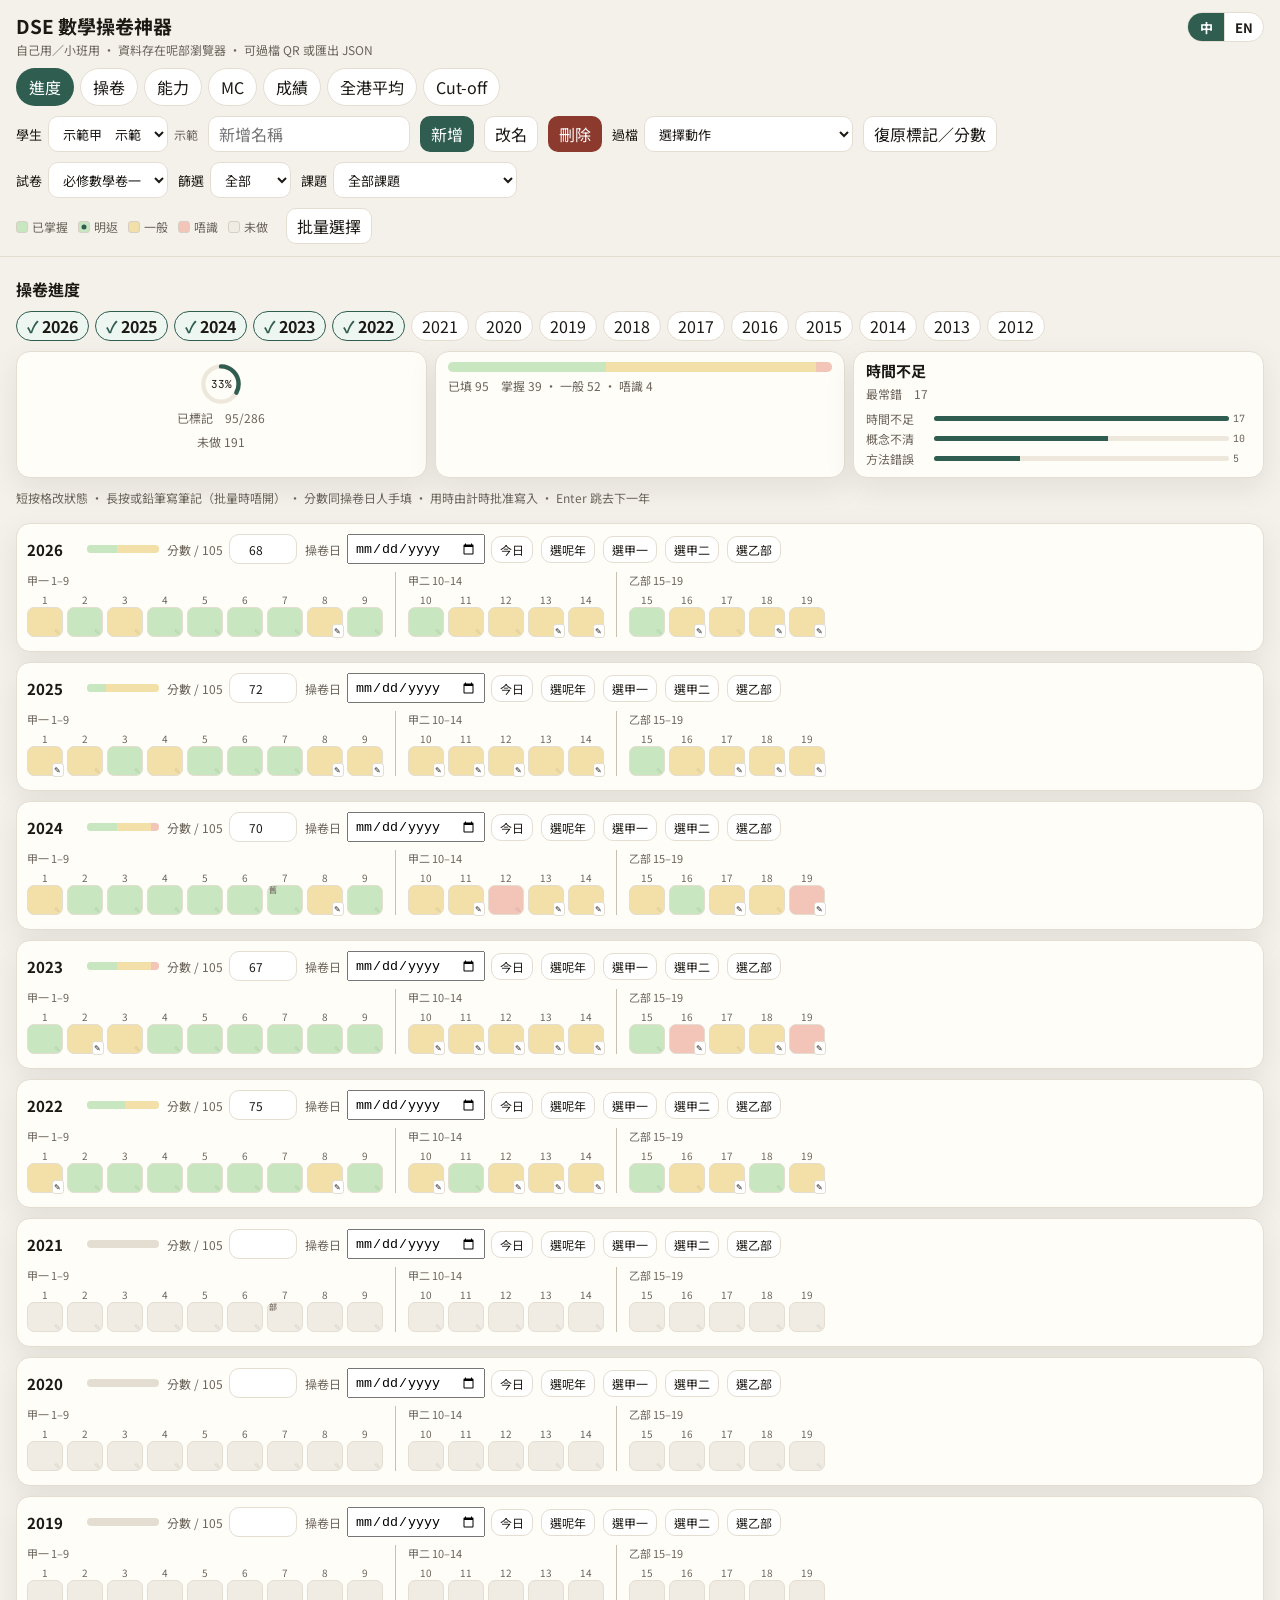
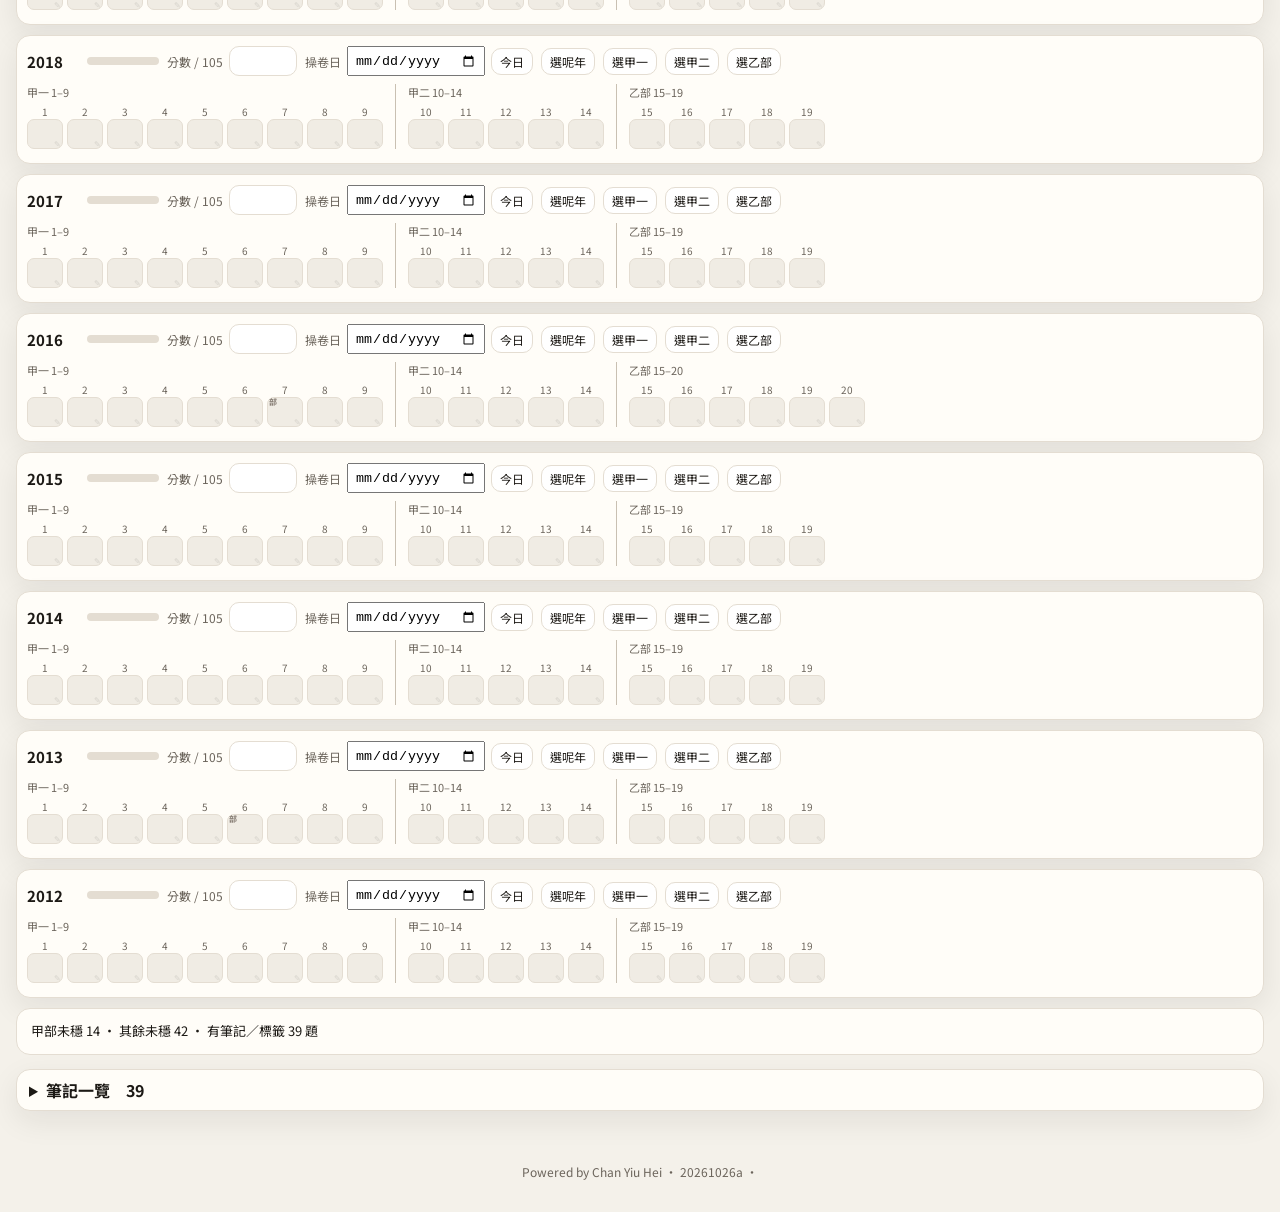
<file: index.html>
<!DOCTYPE html>
<html lang="zh-Hant">
<head>
  <meta charset="UTF-8" />
  <meta name="viewport" content="width=device-width, initial-scale=1, viewport-fit=cover" />
  <title>DSE 數學操卷神器</title>
  <link rel="preconnect" href="https://fonts.googleapis.com" />
  <link href="https://fonts.googleapis.com/css2?family=Noto+Sans+TC:wght@400;500;700&family=JetBrains+Mono:wght@500;700&display=swap" rel="stylesheet" />
  <link rel="stylesheet" href="./styles.css?v=20261004e" />
  <link rel="stylesheet" href="./patch.css?v=20261026a" />
</head>
<body>
  <header>
    <div class="wrap">
      <div class="title-row">
        <div>
          <h1>DSE 數學操卷神器</h1>
          <div class="sub">自己用／小班用 · 資料存在呢部瀏覽器 · 可過檔 QR 或匯出 JSON</div>
        </div>
        <div class="seg lang-seg" id="langSeg">
          <button type="button" data-lang="zh">中</button>
          <button type="button" data-lang="en">EN</button>
        </div>
      </div>
      <nav class="tabs" id="tabs">
        <button class="tab on" data-view="tracker">進度</button>
        <button class="tab" data-view="timer">操卷</button>
        <button class="tab" data-view="ability">能力</button>
        <button class="tab" data-view="mc">MC</button>
        <button class="tab" data-view="grades">成績</button>
        <button class="tab" data-view="items">全港平均</button>
        <button class="tab" data-view="cutoffs">Cut-off</button>
        <button class="tab" data-view="class" id="classTab" hidden>班況</button>
      </nav>
      <div class="toolbar" id="peopleBar">
        <label>學生 <select id="profile"></select> <span id="demoMark" class="sub" hidden>示範</span></label>
        <label id="profileClassWrap" hidden>班
          <select id="profileClass"></select>
        </label>
        <input id="newProfile" type="text" placeholder="新增名稱" />
        <button type="button" id="addProfile">新增</button>
        <button type="button" class="ghost" id="renameProfile">改名</button>
        <button type="button" class="danger" id="delProfile">刪除</button>
        <label>過檔
          <select id="xferMenu">
            <option value="">選擇動作</option>
            <option value="scan">掃入鏡頭</option>
            <option value="show">出示 QR Code</option>
            <option value="export">匯出 JSON（當前學生）</option>
            <option value="import">匯入 JSON 或 zip</option>
            <option value="export-all" class="admin-xfer" hidden>匯出全部學生（一個 JSON）</option>
            <option value="export-class" class="admin-xfer" hidden>匯出呢班（一個 JSON）</option>
            <option value="export-class-zip" class="admin-xfer" hidden>匯出呢班 zip（每人一檔）</option>
          </select>
        </label>
        <button type="button" class="ghost" id="undoBtn">復原標記／分數</button>
        <button type="button" class="ghost" id="classExit" hidden>退出</button>
        <span class="sub admin-xfer" id="adminXferHint" hidden>換機先匯出全部或呢班 JSON</span>
        <input id="importFile" type="file" accept=".json,application/json,text/json,.zip,application/zip" multiple hidden />
        <input id="xferImgFile" type="file" accept="image/*" hidden />
      </div>
      <div id="trackerTheme">
      <div class="toolbar" id="trackerBar">
        <label>試卷 <select id="paper"></select></label>
        <label>篩選
          <select id="cellFilter">
            <option value="all">全部</option>
            <option value="3">已掌握</option>
            <option value="ming">明返</option>
            <option value="2">一般</option>
            <option value="1">唔識</option>
            <option value="0">未做</option>
            <option value="note">有筆記</option>
          </select>
        </label>
        <label id="topicFilterLab" hidden>課題
          <select id="topicFilter"><option value="">全部課題</option></select>
        </label>
        <button type="button" class="ghost" id="clearFilters" hidden>顯示全部題</button>
        <button type="button" class="ghost" id="hitBtn" hidden>顯示命中率</button>
      </div>
      <div class="toolbar batch-apply" id="batchBar">
        <span class="legend-inline">
          <span><i class="dot" style="background:var(--mastered)"></i>已掌握</span>
          <span><i class="dot ming"></i>明返</span>
          <span><i class="dot" style="background:var(--ok)"></i>一般</span>
          <span><i class="dot" style="background:var(--weak)"></i>唔識</span>
          <span><i class="dot" style="background:var(--empty)"></i>未做</span>
        </span>
        <button type="button" class="ghost" id="batchBtn">批量選擇</button>
      </div>
      </div>
      <div class="toolbar" id="mcBar" hidden>
        <label>試卷
          <select id="mcSeries">
            <option value="dse">DSE 必修卷二</option>
            <option value="ce">CE Maths</option>
          </select>
        </label>
        <label id="mcModeLab">模式
          <select id="mcMode">
            <option value="year">本年試題</option>
            <option value="topic">按課題反查</option>
          </select>
        </label>
        <label id="mcYearLab">年份 <select id="mcYear"></select></label>
        <label id="mcQLab">題號 <select id="mcQ"><option value="all">全年</option></select></label>
        <label id="mcTopicLab">課題 <select id="mcTopic"></select></label>
        <label id="mcOrderLab" hidden>年份次序
          <select id="mcOrder">
            <option value="desc">近→遠</option>
            <option value="asc">遠→近</option>
          </select>
        </label>
        <button type="button" class="ghost" id="mcUnseenBtn" hidden>只睇未做</button>
        <button type="button" class="ghost" id="mcHideAnsBtn">隱藏答案</button>
        <button type="button" class="ghost" id="mcOldBtn">含舊課程　開</button>
        <button type="button" class="ghost" id="mcReset">重設</button>
        <span class="mc-now" id="mcNowTopic"></span>
      </div>
    </div>
  </header>
  <main class="wrap">
    <section class="view on" id="view-tracker">
      <h2 class="page-title">操卷進度</h2>
      <div class="year-jump" id="yearJump"></div>
      <div class="stats" id="stats"></div>
      <p class="hint">短按格改狀態 · 長按或鉛筆寫筆記（批量時唔開） · 分數同操卷日人手填 · 用時由計時批准寫入 · Enter 跳去下一年</p>
      <div id="grid"></div>
      <div class="summary" id="summary"></div>
      <details class="note-list" id="noteList" hidden>
        <summary>筆記一覽</summary>
        <div class="note-filters" id="noteFilters"></div>
        <div id="noteListBody"></div>
      </details>
    </section>
    <section class="view" id="view-ability">
      <h2 class="page-title">能力分析</h2>
      <p class="hint">實色＝你嘅標記平均；虛線＝全港參照。摘錄篩選唔改雷達。未做唔入摘錄。<br>撐摘錄列：卷一去進度（方格閃爌），卷二去 MC。明返預設關；撐課題條出未做建議（淺→深）。</p>
      <div class="toolbar" id="weakBar">
        <label>試卷
          <select id="weakPaper">
            <option value="p1">必修數學卷一</option>
            <option value="p2">必修數學卷二</option>
            <option value="m1" disabled>M1（未有課題分類）</option>
            <option value="m2">M2</option>
          </select>
        </label>
        <div class="seg metric" id="weakMetric">
          <button type="button" data-metric="score">分數</button>
          <button type="button" data-metric="know">掌握</button>
        </div>
        <button type="button" class="ghost" id="hkRefBtn">全港參照　開</button>
        <button type="button" class="ghost" id="sumBtn">強弱摘要</button>
        <button type="button" class="ghost" id="oldSyllBtn">含舊課程　關</button>
      </div>
      <div class="radar-wrap">
        <div id="radarBox" class="radar-box"></div>
        <details class="axis-legend" open>
          <summary>軸課題對照</summary>
          <div id="axisLegend"></div>
        </details>
      </div>
      <div id="tagFocus" hidden></div>
      <div class="toolbar excerpt-bar" id="weakExcerptBar">
        <h3 class="page-title excerpt-title">錯題摘錄</h3>
        <label>排列
          <select id="weakArrange">
            <option value="topic">按課題</option>
            <option value="year">按年份</option>
          </select>
        </label>
        <div class="chip-group" id="weakStatChips">
          <span class="chip-lab">狀態</span>
          <button type="button" class="chip s2 on" data-stat="2">一般</button>
          <button type="button" class="chip s1 on" data-stat="1">唔識</button>
          <button type="button" class="chip ming" id="mingChip">明返</button>
        </div>
        <div class="chip-group" id="weakChips">
          <span class="chip-lab">難度</span>
          <button type="button" class="chip hi on" data-band="hi">簡易</button>
          <button type="button" class="chip mid" data-band="mid">中等</button>
          <button type="button" class="chip lo" data-band="lo">困難</button>
        </div>
        <button type="button" class="ghost" id="copyHw">複製題目範圍</button>
        <button type="button" class="ghost" id="csvHw">下載 CSV</button>
      </div>
      <div id="weakBox" class="weak-box"></div>
    </section>
    <section class="view" id="view-mc">
      <h2 class="page-title">卷二 MC 查詢</h2>
      <p class="hint">命中率來自考評局公開考生表現數據。DSE 每題 1 個主課題。CE 1980–2011 只有答案同命中率。撐小卡開大卡可即時標記。課題反查按「年份次序」排。</p>
      <div id="mcResult"></div>
      <details class="freq-box" id="mcFreqBox" open>
        <summary>課題頻率（只列該部分曾出現過嘅課題；已隱藏舊課程）</summary>
        <div class="freq-tools"><button type="button" class="ghost" id="mcFreqBandBtn">命中率色階　關</button></div>
        <div id="mcFreq"></div>
      </details>
    </section>
    <section class="view" id="view-grades">
      <h2 class="page-title">個人數學成績</h2>
      <p class="hint">等級由過往考生表現資料估計，僅供操卷參考，並非官方評級。</p>
      <div class="chip-row" id="gradeKindChips">
        <button type="button" class="chip gk-core" data-gk="core">必修數學</button>
        <button type="button" class="chip gk-m1" data-gk="m1">M1</button>
        <button type="button" class="chip gk-m2" data-gk="m2">M2</button>
      </div>
      <div style="overflow:auto"><table class="grade-table" id="gradeTable"></table></div>
    </section>
    <section class="view" id="view-items">
      <h2 class="page-title">全港平均表現</h2>
      <p class="hint">分部平均分（一位小數），滿分見左欄。色帶：綠 ≥60%、黃 41–59%、紅 ≤40%。撐格跳去該年。2026 未公布則為 -。<br>卷一／M2 單年課題名預設隱藏；課題表現短表預設摺埋，可隨時打開。要對單年題號先開「顯示課題」。</p>
      <div class="toolbar">
        <label>試卷
          <select id="itemPaper">
            <option value="p1">必修卷一</option>
            <option value="p2">必修卷二</option>
            <option value="m1">M1</option>
            <option value="m2">M2</option>
          </select>
        </label>
        <label>單年 <select id="itemYear"></select></label>
        <button type="button" class="ghost" id="itemP1TopicBtn" hidden>顯示卷一課題　關</button>
      </div>
      <h3 class="sec-title">多年分部對比</h3>
      <div style="overflow:auto" id="itemMulti"></div>
      <details id="strandBox">
        <summary class="sec-title">範疇佔分</summary>
        <div class="strand-tools">
          <label>由 <select id="strandFrom"></select></label>
          <label>至 <select id="strandTo"></select></label>
        </div>
        <div id="strandBody"></div>
      </details>
      <details id="itemTopicBox" hidden>
        <summary class="sec-title" id="itemTopicSummary">卷二課題表現（所有合計）</summary>
        <div id="itemTopics"></div>
      </details>
      <h3 class="sec-title" id="itemYearHead">單年</h3>
      <div id="itemYearView"></div>
    </section>
    <section class="view" id="view-cutoffs">
      <h2 class="page-title">Cut-off 分數</h2>
      <p class="hint">顯示整數％最低要求。只供參考，等級由過往考生表現資料估計，僅供操卷參考，並非官方評級。</p>
      <div class="cut-chart-box">
        <div class="toolbar">
          <label>Cut-off 圖
            <select id="cutChartKind">
              <option value="core">必修</option>
              <option value="m1">M1</option>
              <option value="m2">M2</option>
            </select>
          </label>
          <div class="chip-row" id="cutLvChips"></div>
          <button type="button" class="ghost" id="cutStuBtn">你的成績　開</button>
        </div>
        <div id="cutChart"></div>
      </div>
      <h3 class="sec-title">必修</h3>
      <div style="overflow:auto" id="cutCore"></div>
      <p class="hint">呢個係加權後全卷％，唔係卷一卷面分。</p>
      <h3 class="sec-title">M1</h3>
      <div style="overflow:auto" id="cutM1"></div>
      <h3 class="sec-title">M2</h3>
      <div style="overflow:auto" id="cutM2"></div>
    </section>
    <section class="view" id="view-class">
      <h2 class="page-title">班況</h2>
      <p class="hint">必修 8 軸／M2 6 軸同具體弱課題。撐軸睇每人同最多人錯題；撐名去能力頁。未做唔入平均。</p>
      <div class="toolbar">
        <div class="chip-row paper-filters" id="classPaperChips">
          <button type="button" class="paper-chip p1" data-class-paper="p1">必修卷一</button>
          <button type="button" class="paper-chip p2" data-class-paper="p2">必修卷二</button>
          <button type="button" class="paper-chip m1" data-class-paper="m1">M1</button>
          <button type="button" class="paper-chip m2" data-class-paper="m2">M2</button>
        </div>
        <select id="classPaper" hidden>
          <option value="p1">必修數學卷一</option>
          <option value="p2">必修數學卷二</option>
          <option value="m1">M1</option>
          <option value="m2">M2</option>
        </select>
        <button type="button" class="ghost" id="classHkBtn">全港參照　開</button>
        <button type="button" class="ghost" id="classOldBtn">含舊課程　關</button>
        <button type="button" class="ghost" id="classMingBtn">明返人數　開</button>
        <div class="seg metric" id="classMetric">
          <button type="button" data-metric="score">分數</button>
          <button type="button" data-metric="know">掌握</button>
        </div>
        <button type="button" id="loadDemoBtn">載入示範班</button>
        <button type="button" id="classAddBtn">新增班</button>
        <button type="button" class="ghost" id="classRenameBtn">改班名</button>
        <button type="button" class="danger" id="classDelBtn">刪班</button>
        <button type="button" class="ghost" id="classCsvBtn">匯出 CSV</button>
      </div>
      <div class="chip-row class-jumps">
        <button type="button" data-jump-sec="classRadarWrap">雷達</button>
        <button type="button" data-jump-sec="classTopics">強弱</button>
        <button type="button" data-jump-sec="classScoreBlock">分數</button>
        <button type="button" data-jump-sec="classRoster">學生</button>
      </div>
      <div class="chip-row class-pills" id="classPills"></div>
      <p class="class-warn" id="classWarn" hidden></p>
      <div class="stats" id="classStats"></div>
      <div class="radar-wrap" id="classRadarWrap">
        <div id="classRadar" class="radar-box"></div>
        <div id="classAxes" class="class-axes"></div>
      </div>
      <div id="classTopics"></div>
      <div id="classDrill"></div>
      <details id="classMatrixBox">
        <summary class="sec-title">班對照</summary>
        <div style="overflow:auto" id="classMatrix"></div>
      </details>
      <div class="toolbar" id="classScoreBlock">
        <h3 class="sec-title" style="margin:0">分數</h3>
        <label>年份 <select id="classYear"></select></label>
        <button type="button" class="ghost" id="classScoreCsv">匯出成績 CSV</button>
      </div>
      <div style="overflow:auto" id="classScores"></div>
      <div id="classMc"></div>
      <div id="classRoster"></div>
    </section>
    <section class="view" id="view-timer">
      <h2 class="page-title">操卷</h2>
      <div class="timer-now" id="timerNow"></div>
      <div class="toolbar">
        <label>試卷
          <select id="timerPaper">
            <option value="p1">必修卷一</option>
            <option value="p2">必修卷二</option>
            <option value="m1">M1</option>
            <option value="m2">M2</option>
          </select>
        </label>
        <label>年份
          <select id="timerYear">
            <option value="">練習，唔記入</option>
          </select>
        </label>
        <button type="button" class="ghost" id="timerExtra">不加時</button>
        <div class="seg" id="timerExtraSeg" hidden title="加時只可哉開始前擁">
          <button type="button" data-extra="0">不加時</button>
          <button type="button" data-extra="1">加時</button>
        </div>
        <div class="seg" id="timerSoundSeg" role="group" aria-label="結束音效">
          <button type="button" data-sound="1">音效開</button>
          <button type="button" data-sound="0">音效關</button>
        </div>
        <input type="checkbox" id="timerSound" hidden />
      </div>
      <h3 class="sec-title">計時</h3>
      <div class="timer-clock" id="timerClock">0:00:00</div>
      <div class="timer-sub" id="timerElapsed">已用 0:00:00</div>
      <div class="timer-alerts" id="timerAlerts"></div>
      <div class="toolbar">
        <button type="button" id="timerStart" class="timer-go">開始</button>
        <button type="button" class="ghost" id="timerSave" hidden>寫入用時</button>
        <button type="button" class="ghost" id="timerReset">重設</button>
      </div>
      <div id="mcSheet" hidden></div>
      <div id="markSheet" hidden></div>
    </section>
  </main>
  <footer>Powered by Chan Yiu Hei · 20261026a · <a id="offlineLink" hidden>離線版</a></footer>
  <button type="button" id="toTop" class="to-top" hidden aria-label="回到頂">↑</button>
  <dialog id="askDlg">
    <div class="dlg">
      <h3 id="askTitle" style="margin:0 0 8px"></h3>
      <p class="hint" id="askText"></p>
      <input id="askInput" type="text" />
      <textarea id="askArea" hidden></textarea>
      <div class="ask-choices" id="askChoices" hidden></div>
      <div class="row">
        <button type="button" class="ghost" id="askCancel">取消</button>
        <button type="button" id="askOk">確定</button>
      </div>
    </div>
  </dialog>
  <dialog id="mcTagDlg">
    <div class="dlg">
      <h3 id="mcTagTitle" style="margin:0 0 8px">錯因</h3>
      <p class="hint" id="mcTagMeta"></p>
      <div class="mc-tagpick" id="mcTagBox"></div>
      <div class="row"><button type="button" id="mcTagClose">關閉</button></div>
    </div>
  </dialog>
  <dialog id="noteDlg">
    <div class="dlg">
      <h3 id="noteTitle" style="margin:0 0 8px">筆記／錯因</h3>
      <div class="sub">最多擁 3 個標籤</div>
      <div class="tags" id="tagBox"></div>
      <textarea id="noteText" placeholder="可寫個人事項、重做日期…"></textarea>
      <div class="row">
        <button type="button" class="ghost" id="noteCancel">取消</button>
        <button type="button" id="noteSave">儲存</button>
      </div>
    </div>
  </dialog>
  <dialog id="xferDlg">
    <div class="dlg xfer-dlg">
      <div id="xferShow" hidden>
        <h3 style="margin:0 0 6px">出示進度碼</h3>
        <p class="hint" id="xferShowMeta"></p>
        <label class="hint xfer-notes"><input type="checkbox" id="xferNotes"> 包括筆記</label>
        <div id="xferQrRow" class="xfer-qr-row"></div>
        <div class="row xfer-qr-nav" id="xferQrNav">
          <button type="button" class="ghost" id="xferQrPrev">上一個</button>
          <span id="xferQrPage" class="sub"></span>
          <button type="button" class="ghost" id="xferQrNext">下一個</button>
        </div>
        <canvas id="xferQr" width="360" height="360" hidden></canvas>
        <p class="hint">用另一部裝置：過檔 → 掃入。一個學生可能有 1–4 個碼，掃齊先寫入。含狀態、分數、細分、錯因、用時、操卷日、MC 選項。筆記預設不入；勾選後一個碼裝得下就用一個。</p>
        <div class="row"><button type="button" class="ghost" id="xferShowClose">關閉</button></div>
      </div>
      <div id="xferScan" hidden>
        <h3 style="margin:0 0 6px">掃入進度碼</h3>
        <video id="xferVideo" playsinline muted autoplay></video>
        <canvas id="xferScanCanvas" hidden></canvas>
        <p class="hint" id="xferScanHint">對準進度碼。多過一個就掃齊先寫入。</p>
        <div class="row">
          <button type="button" class="ghost" id="xferPickImg">改用相簿圖片</button>
          <button type="button" class="ghost" id="xferScanClose">取消</button>
        </div>
      </div>
      <div id="xferMerge" hidden>
        <h3 style="margin:0 0 6px">掃到「<span id="xferMergeName"></span>」</h3>
        <p class="hint">會寫入狀態、分數、細分、錯因、用時、操卷日、MC 選項。筆記唔會被 QR 改動。</p>
        <p class="hint" id="xferMergeExist"></p>
        <div class="row xfer-actions">
          <button type="button" id="xferMergeBtn">合併（建議）</button>
          <button type="button" class="ghost" id="xferReplaceBtn">覆蓋此學生</button>
          <button type="button" class="ghost" id="xferNewBtn">新增學生</button>
          <button type="button" class="ghost" id="xferMergeCancel">取消</button>
        </div>
      </div>
    </div>
  </dialog>
  <dialog id="sumDlg">
    <div class="dlg">
      <h3 style="margin:0 0 6px">強弱摘要　<span id="sumDlgWho"></span></h3>
      <p class="hint" id="sumDlgPaper"></p>
      <div class="sum-grid">
        <div><b>強</b><ul id="sumStrong"></ul></div>
        <div><b>弱</b><ul id="sumWeak"></ul></div>
      </div>
      <p class="pep" id="sumPep"></p>
      <div class="row"><button type="button" class="ghost" id="sumDlgClose">關閉</button></div>
    </div>
  </dialog>
  <dialog id="classGate">
    <div class="dlg">
      <input id="classPass" type="password" autocomplete="off" />
      <div class="row">
        <button type="button" class="ghost" id="classGateCancel">取消</button>
        <button type="button" id="classGateOk">確定</button>
      </div>
    </div>
  </dialog>
  <div id="batchDock" hidden>
    <span class="sub" id="selCount">已選 0 格</span>
    <button type="button" class="ok" data-apply="3">已掌握</button>
    <button type="button" class="warn" data-apply="2">一般</button>
    <button type="button" class="danger" data-apply="1">唔識</button>
    <button type="button" class="ghost" data-apply="0">未做</button>
    <button type="button" class="ghost" id="clearSel">取消選擇</button>
  </div>
  <audio id="endSound" src="./timer-end.wav" preload="auto"></audio>
  <script src="./vendor/qrcode.min.js"></script>
  <script src="./vendor/jsqr.min.js"></script>
  <script src="./data/cutoffs.js?v=20261005a"></script>
  <script src="./data/p2-answers.js?v=20260930a"></script>
  <script src="./data/p2-topics.js?v=20260930b"></script>
  <script src="./data/p1-topics.js?v=20261004k"></script>
  <script src="./data/p1-q5-fix.js?v=20260930b"></script>
  <script src="./data/m2-y12-15.js?v=20260920m"></script>
  <script src="./data/m2-y16-19.js?v=20260920m"></script>
  <script src="./data/m2-y20-23.js?v=20260920m"></script>
  <script src="./data/m2-y24-26.js?v=20260930b"></script>
  <script src="./data/m2-join.js?v=20260930b"></script>
  <script src="./data/item-stats.js?v=20260930a"></script>
  <script src="./data/demo-jia.js?v=20261026a"></script>
  <script src="./app.js?v=20261026a"></script>
  <script src="./app-m2a.js?v=20261026a"></script>
  <script src="./app-m2b.js?v=20261026a"></script>
  <script src="./app-m2c.js?v=20261026a"></script>
  <script src="./app-m2-fix.js?v=20260920m"></script>
  <script src="./app-patch.js?v=20261026a"></script>
  <script src="./app-m2-ui.js?v=20261026a"></script>
  <script src="./app-mc-sheet.js?v=20261026a"></script>
  <script src="./app-mark-sheet.js?v=20261026a"></script>
  <script src="./app-qr-pack.js?v=20261026a"></script>
</body>
</html>
</file>
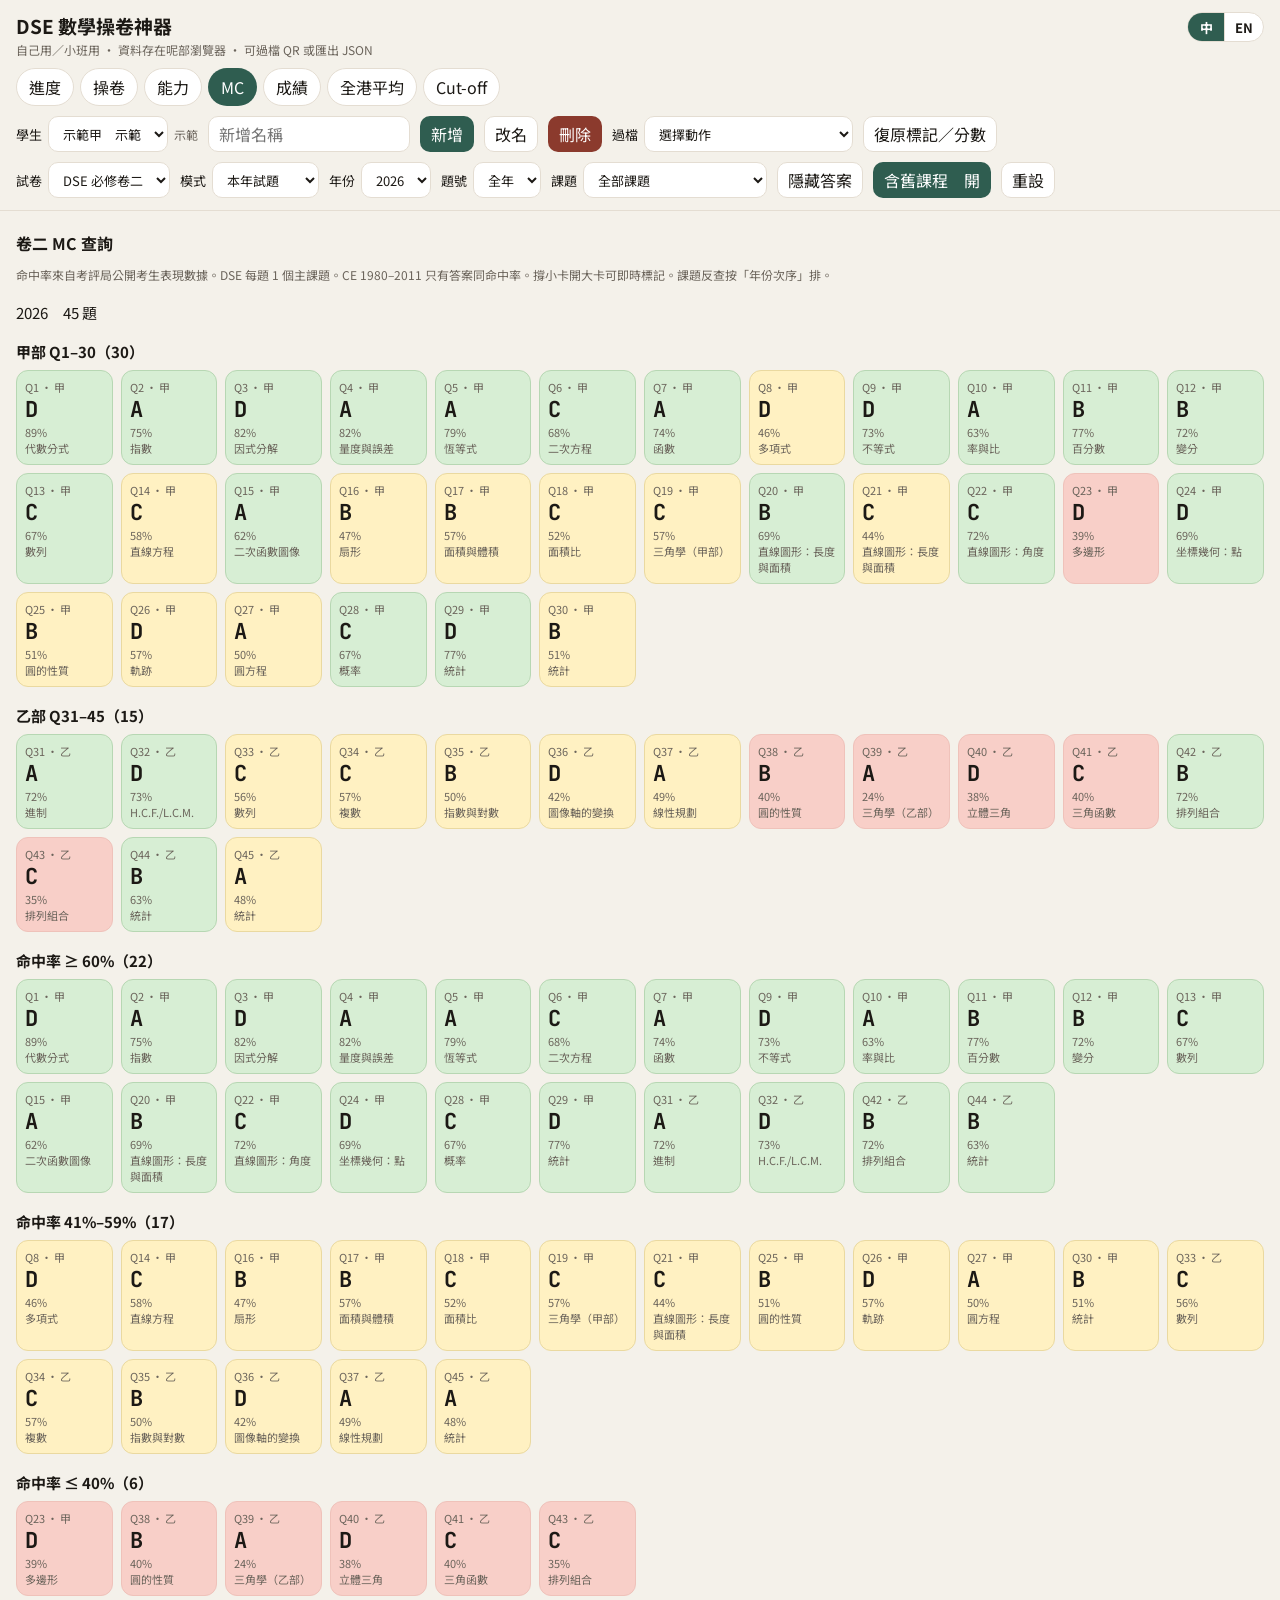
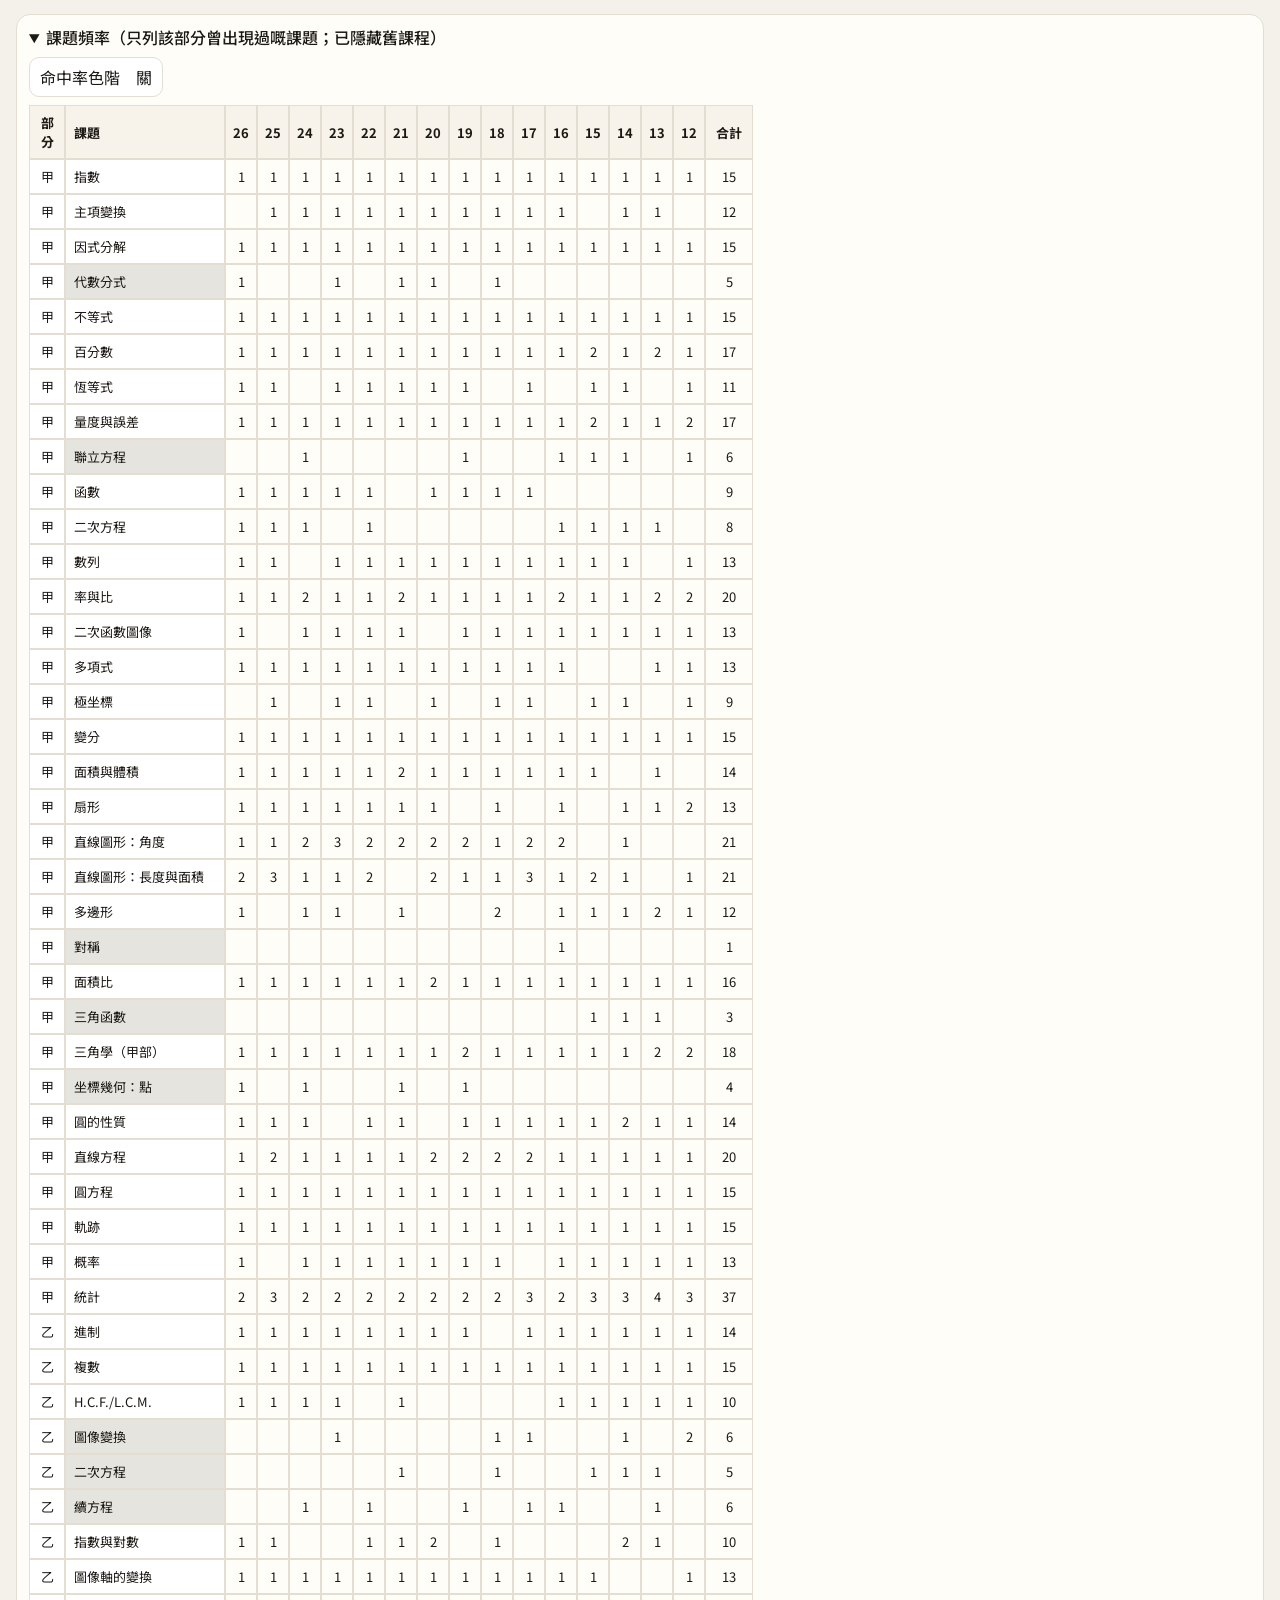
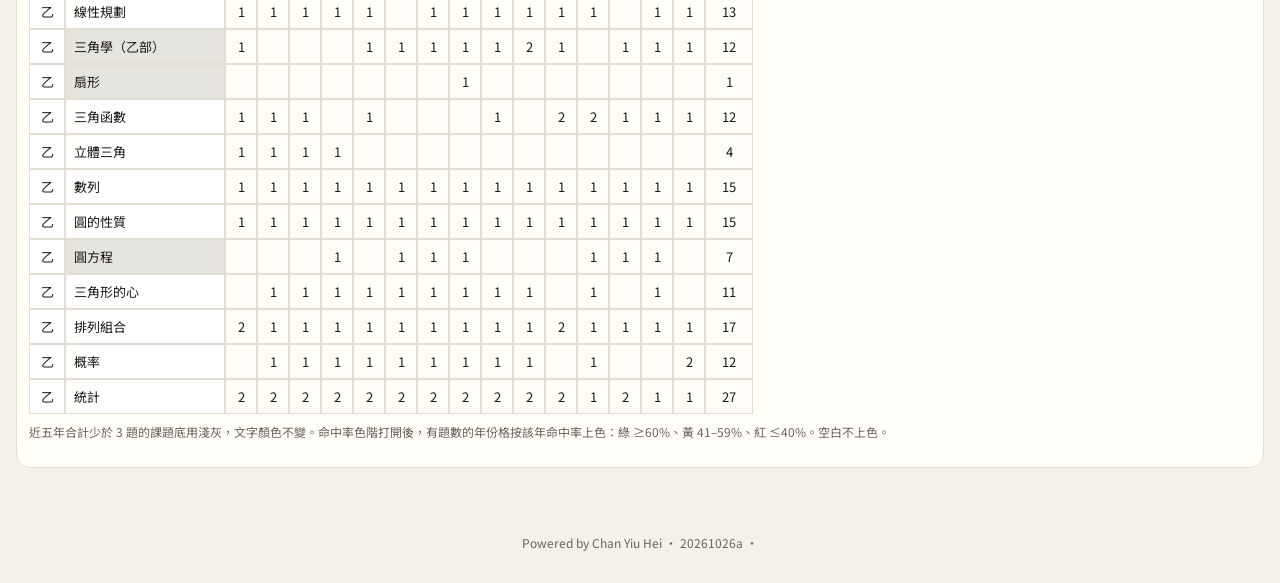
<file: p2-answers.html>
<!DOCTYPE html><html lang="zh-Hant"><head>
<meta charset="UTF-8"><meta http-equiv="refresh" content="0;url=./index.html#mc">
<script>location.replace("./index.html#mc")</script>
<title>卷二</title></head>
<body><a href="./index.html#mc">卷二MC查詢</a></body></html>
</file>
<file: styles.css>
:root {
  --bg: #f4f1ea; --paper: #fffdf8; --ink: #1c1915; --muted: #6b645b;
  --line: #e4ddd2; --accent: #2f5d50; --accent-2: #3d6e8c;
  --mastered: #c8e6c0; --ok: #f3e0a8; --weak: #f3c4b8; --empty: #f0ece4;
  --hi: #d7eed4; --mid: #fff1c2; --lo: #f8cfc8;
  --shadow: 0 10px 30px rgba(28,25,21,.08);
}
* { box-sizing: border-box; }
html, body { overflow-x: hidden; }
body {
  margin: 0;
  font-family: "Noto Sans TC", sans-serif;
  background: radial-gradient(900px 400px at 10% -10%, #e7efe8, transparent 50%), var(--bg);
  color: var(--ink);
}
body.paper-bg {
  background-color: var(--bg);
  background-image:
    linear-gradient(rgba(47, 93, 80, .045) 1px, transparent 1px),
    linear-gradient(90deg, rgba(47, 93, 80, .045) 1px, transparent 1px),
    url("data:image/svg+xml;utf8,<svg xmlns='http://www.w3.org/2000/svg' viewBox='0 0 1200 220' preserveAspectRatio='none'><path d='M0 110 C 150 30, 250 190, 400 110 S 650 30, 800 110 S 1050 190, 1200 110' fill='none' stroke='rgba(47,93,80,0.10)' stroke-width='2'/></svg>");
  background-size: 22px 22px, 22px 22px, 100% 220px;
  background-position: 0 0, 0 0, 50% 88px;
  background-repeat: repeat, repeat, no-repeat;
}
header {
  position: sticky; top: 0; z-index: 30;
  backdrop-filter: blur(12px);
  background: rgba(244,241,234,.94);
  border-bottom: 1px solid var(--line);
}
.wrap { max-width: 1280px; margin: 0 auto; padding: 12px 16px; }
.title-row { display: flex; justify-content: space-between; gap: 12px; align-items: flex-start; }
a.dl-pack {
  display: none;
}
h1 { font-size: 19px; margin: 0 0 2px; user-select: none; -webkit-user-select: none; -webkit-touch-callout: none; }
.page-title { font-size: 16px; margin: 8px 0 10px; }
.sub { color: var(--muted); font-size: 12px; }
.tabs { display: flex; gap: 6px; margin-top: 10px; flex-wrap: wrap; }
.tabs .tab {
  font: inherit; color: var(--ink); background: #fff; border: 1px solid var(--line);
  border-radius: 999px; padding: 6px 12px; cursor: pointer;
}
.tabs .on { background: var(--accent); color: #fff; border-color: transparent; }
.toolbar { display: flex; flex-wrap: wrap; gap: 8px 10px; align-items: center; margin-top: 10px; }
[hidden] { display: none !important; }
.toolbar label {
  display: inline-flex; flex-direction: row; align-items: center; gap: 6px;
  font-size: 13px; color: var(--ink); white-space: nowrap; margin: 0;
}
#trackerTheme[hidden],
#mcBar[hidden],
.toolbar[hidden] { display: none !important; }
.cut-table { min-width: 480px; }
.cut-table th, .cut-table td { text-align: center; min-width: 52px; }
.cut-table th.c0, .cut-table td.c0 {
  position: sticky; left: 0; z-index: 2; min-width: 72px; text-align: left;
  background: #f7f3eb; box-shadow: 4px 0 8px -4px rgba(0,0,0,.12);
}
.mc-now {
  font-size: 13px; font-weight: 700; color: var(--accent);
  padding: 4px 0;
}
.toolbar select, .toolbar button, .toolbar input[type="text"], .toolbar input[type="number"] {
  height: 36px; line-height: 1;
}
.toolbar .chk { height: 36px; padding: 0 4px; }
.legend-inline { display: inline-flex; gap: 10px; flex-wrap: wrap; font-size: 12px; color: var(--muted); margin-right: 8px; }
select, button, input[type="text"], input[type="number"] {
  font: inherit; border: 1px solid var(--line); background: #fff;
  border-radius: 10px; padding: 7px 10px; color: var(--ink);
}
button { cursor: pointer; background: var(--accent); color: #fff; border-color: transparent; }
button.ghost { background: #fff; color: var(--ink); border-color: var(--line); }
button.ghost.on-toggle { background: var(--accent); color: #fff; border-color: transparent; }
button.ok { background: #6a8f3d; }
button.warn { background: #b8860b; }
button.danger { background: #8b3a2d; }
.view { display: none; }
.view.on { display: block; animation: view-in .18s ease; }
@keyframes view-in {
  from { opacity: 0; transform: translateY(6px); }
  to { opacity: 1; transform: none; }
}
.stats { display: grid; grid-template-columns: repeat(3, minmax(0,1fr)); gap: 8px; margin: 10px 0; }
.stat { background: var(--paper); border: 1px solid var(--line); border-radius: 14px; padding: 10px 12px; box-shadow: var(--shadow); }
.stat b { display: block; font-size: 20px; font-family: "JetBrains Mono", monospace; }
.stat span { color: var(--muted); font-size: 12px; }
.stat.tag-stat { cursor: pointer; }
.stat.tag-stat.on { outline: 2px solid var(--accent); }
.stat.tag-stat b { font-size: 15px; font-family: inherit; line-height: 1.2; }
button.stat.ring-stat { text-align: center; width: 100%; cursor: pointer; }
button.stat.ring-stat.on { outline: 2px solid var(--accent); }
.ring { width: 44px; height: 44px; display: block; margin: 0 auto 4px; }
.ystack-lg i { cursor: pointer; }
.ystack-lg i.on { outline: 1px solid var(--ink); outline-offset: -1px; }
#batchDock {
  position: fixed; left: 0; right: 0; bottom: 0; z-index: 45;
  display: flex; flex-wrap: wrap; gap: 8px; align-items: center;
  padding: 10px 12px calc(10px + env(safe-area-inset-bottom, 0px));
  background: rgba(244,241,234,.96);
  border-top: 1px solid var(--line);
  box-shadow: 0 -8px 24px rgba(28,25,21,.08);
}
#batchDock[hidden] { display: none !important; }
body.has-batch-dock { padding-bottom: 88px; }
.note-list {
  margin: 8px 0 16px; background: var(--paper); border: 1px solid var(--line);
  border-radius: 14px; padding: 8px 12px; box-shadow: var(--shadow);
}
.note-list > summary { cursor: pointer; font-weight: 700; }
.note-row {
  display: block; width: 100%; text-align: left; height: auto;
  background: transparent; border: none; border-bottom: 1px solid var(--line);
  border-radius: 0; padding: 8px 0;
}
.note-row b { display: block; font-size: 13px; }
.note-row span { color: var(--muted); font-size: 12px; }
#gradeKindChips { margin: 0 0 10px; }
#gradeKindChips .chip { opacity: 1; }
#gradeKindChips .gk-core { color: #2f5d50; border-color: #2f5d50; }
#gradeKindChips .gk-m1 { color: #3d6e8c; border-color: #3d6e8c; }
#gradeKindChips .gk-m2 { color: #6b4c9a; border-color: #6b4c9a; }
#gradeKindChips .gk-core.on { background: #2f5d50; color: #fff; border-color: transparent; }
#gradeKindChips .gk-m1.on { background: #3d6e8c; color: #fff; border-color: transparent; }
#gradeKindChips .gk-m2.on { background: #6b4c9a; color: #fff; border-color: transparent; }
button.filled-note { box-shadow: inset 0 0 0 2px var(--accent); }
.mini-bars { margin-top: 6px; display: flex; flex-direction: column; gap: 3px; }
.mini-bar {
  display: grid; grid-template-columns: 64px 1fr 18px; gap: 4px; align-items: center;
  height: auto; padding: 0; background: transparent; color: var(--ink); border: none;
  font-size: 10px; text-align: left;
}
.mini-bar i { display: block; height: 5px; background: #eee8dc; border-radius: 99px; overflow: hidden; }
.mini-bar i b { display: block; height: 100%; background: var(--accent); font-size: 0; }
.mini-bar em { font-style: normal; font-family: "JetBrains Mono", monospace; font-size: 10px; color: var(--muted); }
.mini-bar.on span { font-weight: 700; color: var(--accent); }
.ystack {
  display: inline-flex; width: 72px; height: 8px; border-radius: 99px; overflow: hidden;
  background: #eee8dc; vertical-align: middle; margin-left: 4px; flex-shrink: 0;
}
.ystack i { display: block; height: 100%; min-width: 0; }
.ystack .ys3 { background: var(--mastered); }
.ystack .ys2 { background: var(--ok); }
.ystack .ys1 { background: var(--weak); }
.ystack .ys0 { background: #e4ddd2; }
.ystack-lg { width: 100%; height: 10px; margin: 0 0 6px; display: flex; }
.mix-stat span { display: block; line-height: 1.35; }
.cut-chart-box {
  background: var(--paper); border: 1px solid var(--line); border-radius: 14px;
  padding: 10px 12px; margin: 10px 0 14px; box-shadow: var(--shadow);
}
.cut-svg { width: 100%; height: auto; display: block; }
.cut-chip { opacity: .4; }
.chip.cut-chip.on { opacity: 1; background: var(--cut, var(--accent)); color: #fff; border-color: transparent; }
.dot { width: 12px; height: 12px; border-radius: 3px; display: inline-block; margin-right: 4px; vertical-align: -1px; border: 1px solid #d5cfc4; }
.dot.ming {
  background: var(--mastered);
  position: relative;
}
.dot.ming::after {
  content: "";
  position: absolute;
  top: 50%;
  left: 50%;
  width: 5px;
  height: 5px;
  transform: translate(-50%, -50%);
  border-radius: 50%;
  background: #2f5d50;
}
.year-jump {
  display: flex; gap: 6px; flex-wrap: wrap; margin: 0 0 10px;
}
.year-pill {
  position: relative;
  font: inherit; height: 30px; padding: 0 10px; border-radius: 999px;
  background: #fff; color: var(--ink); border: 1px solid var(--line); font-weight: 400;
}
.year-pill.entered {
  font-weight: 700;
  background: #fde8ee;
  box-shadow: inset 0 -3px 0 #e23d6a;
}
.year-pill.complete {
  border-color: var(--accent);
}
.year-pill.complete::before {
  content: "✓";
  margin-right: 3px;
  color: #2f5d50;
  font-weight: 700;
}
.year-pill.on { background: var(--accent); color: #fff; border-color: transparent; box-shadow: none; }
.year-pill.on.complete::before { color: #fff; }
.year-block { background: var(--paper); border: 1px solid var(--line); border-radius: 14px; padding: 10px; margin-bottom: 10px; box-shadow: var(--shadow); scroll-margin-top: 280px; }
.year-head { display: flex; align-items: center; gap: 8px; margin-bottom: 8px; flex-wrap: wrap; }
.year-head b { font-size: 15px; min-width: 48px; }
.year-head .ghost { padding: 4px 8px; font-size: 12px; height: auto; }
.sec-lab { font-size: 11px; color: var(--muted); }
.qrow { display: flex; align-items: flex-end; gap: 8px; overflow-x: auto; padding-bottom: 4px; }
.sec { display: flex; gap: 4px; }
.sec-wrap { display: flex; flex-direction: column; gap: 4px; }
.split { width: 1px; background: #c9c0b2; align-self: stretch; margin: 0 4px; }
.qcell { position: relative; width: 36px; }
.qcell.dim { opacity: .28; }
.qcell:has(.cell.flash) { opacity: 1; z-index: 3; }
.qn { display: block; text-align: center; font-size: 10px; color: var(--accent-2); cursor: pointer; text-decoration: underline; }
.cell {
  width: 36px; height: 30px; border: 1px solid var(--line); border-radius: 7px;
  background: var(--empty); cursor: pointer; user-select: none; position: relative;
  touch-action: manipulation; scroll-margin-top: 280px; scroll-margin-bottom: 80px;
  transition: background-color .15s ease;
}
.cell.s1 { background: var(--weak); }
.cell.s2 { background: var(--ok); }
.cell.s3 { background: var(--mastered); }
.cell.ming-pop::before { animation: ming-flash .45s ease 1; transform-origin: center; }
@keyframes ming-flash {
  0% { transform: scale(.4); opacity: .2; }
  50% { transform: scale(1.8); opacity: 1; }
  100% { transform: scale(1); opacity: 1; }
}
.year-pill.complete.pop { animation: year-pop .35s ease; }
@keyframes year-pop {
  0% { transform: scale(1); }
  40% { transform: scale(1.08) rotate(-2deg); }
  100% { transform: scale(1); }
}
.radar-draw .radar-stu { animation: radar-in .35s linear both; }
@keyframes radar-in {
  from { opacity: 0; }
  to { opacity: 1; }
}
@media (prefers-reduced-motion: reduce) {
  .radar-draw .radar-stu { animation: none; }
}
.timer-clock.warn5 {
  animation: timer-pulse 1.2s ease-in-out infinite;
  color: #8b3a2d;
}
@keyframes timer-pulse {
  0%, 100% { text-shadow: 0 0 0 rgba(139, 58, 45, 0); }
  50% { text-shadow: 0 0 12px rgba(139, 58, 45, .45); }
}
.cut-chart-inner { position: relative; }
.cut-tip {
  position: absolute; z-index: 4; pointer-events: none;
  background: #1c1915; color: #fffdf8; font-size: 12px; font-weight: 700;
  padding: 4px 8px; border-radius: 8px; white-space: nowrap;
  box-shadow: var(--shadow);
}
.cut-tip[hidden] { display: none !important; }
#classPass.shake { animation: pass-shake .32s ease; }
@keyframes pass-shake {
  0%, 100% { transform: translateX(0); }
  25% { transform: translateX(-6px); }
  75% { transform: translateX(6px); }
}
.class-pills { flex-wrap: wrap; margin: 10px 0; }
.class-pills .chip { opacity: 1; }
.class-pills .chip.on { background: var(--accent); color: #fff; border-color: transparent; }
.class-axes { display: flex; flex-direction: column; gap: 6px; margin: 8px 0 12px; }
.class-axis {
  display: grid; grid-template-columns: 148px 1fr auto; gap: 8px; align-items: center;
  width: 100%; background: var(--paper); border: 1px solid var(--line); border-radius: 12px;
  padding: 8px 10px; color: var(--ink); text-align: left; animation: view-in .4s ease both;
  animation-delay: var(--d, 0ms);
}
.class-axis.on { outline: 2px solid var(--accent); }
.class-axis .bar-track { height: 10px; background: #eee8dc; border-radius: 99px; overflow: hidden; }
.class-bar {
  display: block; height: 100%; background: var(--accent); width: 0;
  animation: bar-in .45s ease both; animation-delay: var(--d, 0ms);
}
@keyframes bar-in { from { transform: scaleX(0); transform-origin: left; } to { transform: scaleX(1); transform-origin: left; } }
.class-sw { display: grid; grid-template-columns: 1fr 1fr; gap: 10px; background: var(--paper); border: 1px solid var(--line); border-radius: 14px; padding: 12px 14px; }
.class-sw ul { margin: 6px 0 0; padding-left: 18px; }
.class-people { display: flex; flex-direction: column; gap: 6px; margin-bottom: 12px; }
.class-person {
  display: flex; justify-content: space-between; gap: 10px; align-items: center;
  background: var(--paper); border: 1px solid var(--line); border-radius: 10px;
  padding: 8px 12px; color: var(--ink); width: 100%; text-align: left;
}
.class-person.dim { opacity: .45; }
.class-person span { color: var(--muted); font-size: 12px; font-family: "JetBrains Mono", monospace; }
.class-warn {
  background: #fff4d6; border: 1px solid #e0c56a; color: #6a5300;
  border-radius: 10px; padding: 8px 12px; font-size: 13px; margin: 8px 0 0;
}
.class-wrong { display: flex; flex-wrap: wrap; gap: 6px; margin: 0 0 12px; }
.q-mini { height: auto; padding: 4px 8px; font-size: 12px; }
#classMatrixBox { margin: 12px 0; }
#classMatrixBox > summary { cursor: pointer; }
.class-pill-wrap { display: inline-flex; align-items: center; gap: 2px; }
.cmp-btn { height: 28px; padding: 0 8px; font-size: 12px; }
button.stat { text-align: left; width: 100%; }
button.stat.on { outline: 2px solid var(--accent); }
tr.on-row { outline: 2px solid var(--accent); }
.cell.sel { outline: 2px solid var(--accent); }
.cell.flash {
  z-index: 3;
  animation: cell-flash 1.8s ease-in-out 1;
  outline: 2px solid var(--accent);
}
@keyframes cell-flash {
  0%, 100% { box-shadow: 0 0 0 0 rgba(47, 93, 80, 0); }
  12%, 38%, 64% { box-shadow: 0 0 0 5px rgba(47, 93, 80, .45); }
  25%, 51%, 77% { box-shadow: 0 0 0 0 rgba(47, 93, 80, 0); }
}
.cell.missing { background: repeating-linear-gradient(45deg,#eee,#eee 4px,#f7f7f7 4px,#f7f7f7 8px); cursor: default; }
.hit {
  position: absolute; inset: 0; display: flex; align-items: center; justify-content: center;
  font-family: "JetBrains Mono", monospace; font-size: 11px; font-weight: 700; pointer-events: none;
}
.hit.hi { color: #2c6b38; }
.hit.mid { color: #8a6a12; }
.hit.lo { color: #a33b2c; }
.pencil {
  position: absolute; right: -0.5px; bottom: -0.5px; width: 12px; height: 12px;
  border-radius: 3px; padding: 0; font-size: 8px; line-height: 12px;
  background: transparent; color: rgba(28,25,21,.12); border: none; height: auto;
}
.pencil.filled { color: var(--ink); background: #fff; border: 1px solid var(--line); }
.score-box { display: flex; align-items: center; gap: 6px; font-size: 12px; color: var(--muted); }
.score-box input { width: 68px; padding: 5px 6px; height: 30px; text-align: center; }
.score-box input[type="date"] { width: 138px; text-align: left; }
.used-time { font-size: 12px; color: var(--muted); font-family: "JetBrains Mono", monospace; }
.sum-grid { display: grid; grid-template-columns: 1fr 1fr; gap: 10px; margin: 8px 0; }
.sum-grid ul { margin: 6px 0 0; padding-left: 18px; font-size: 13px; }
.sum-grid li { margin: 2px 0; }
.pep { margin: 8px 0 0; font-size: 14px; line-height: 1.45; color: var(--ink); }
.summary, .weak-box {
  background: var(--paper); border: 1px solid var(--line); border-radius: 14px;
  padding: 12px 14px; margin: 8px 0 14px; font-size: 13px; line-height: 1.6;
}
.bar-row { display: grid; grid-template-columns: 148px 1fr 28px; gap: 8px; align-items: center; margin: 4px 0; cursor: pointer; }
.bar-track { height: 10px; background: #eee8dc; border-radius: 99px; overflow: hidden; }
.bar-track i { display: block; height: 100%; background: var(--accent); }
.should { color: #2c6b38; font-weight: 700; }
.should.mid { color: #8a6a12; }
.should.lo { color: #a33b2c; }
.chip-row { display: inline-flex; gap: 6px; align-items: center; }
.chip-group {
  display: inline-flex; gap: 6px; align-items: center;
  padding: 3px 4px 3px 10px; margin-left: 2px;
}
#weakChips.chip-group {
  margin-left: 6px; padding-left: 14px;
  border-left: 1px solid var(--line);
}
.chip-lab { font-size: 11px; color: var(--muted); white-space: nowrap; margin-right: 2px; }
.chip {
  height: 32px; padding: 0 12px; border-radius: 999px; font: inherit; font-size: 13px;
  background: #fff; color: var(--ink); border: 1px solid var(--line); opacity: .42;
}
.chip.on { opacity: 1; color: #fff; background: var(--accent); border-color: transparent; }
.chip.hi.on { background: #2c6b38; }
.chip.mid.on { background: #b8860b; }
.chip.lo.on { background: #8b3a2d; }
.chip.s2.on { background: var(--ok); color: var(--ink); border-color: #e0c56a; }
.chip.s1.on { background: var(--weak); color: var(--ink); border-color: #e0a090; }
.chip.ming.on { background: var(--mastered); color: var(--ink); border-color: #8fbf86; }
.ming-lab { font-size: 12px; font-weight: 700; color: #2f5d50; margin-left: 6px; }
.next-box { margin-top: 12px; padding-top: 10px; border-top: 1px dashed var(--line); }
.grade-table, .data-table { width: 100%; border-collapse: collapse; background: var(--paper); }
.grade-table th, .grade-table td, .data-table th, .data-table td {
  border: 1px solid var(--line); padding: 7px 8px; font-size: 13px; text-align: left;
}
.grade-table th, .data-table th { background: #f7f3eb; }
.grade-table input { width: 72px; }
.sticky-col { position: sticky; left: 0; background: #f7f3eb; z-index: 1; }
.lv { font-weight: 700; }
.lv-cell { display: flex; align-items: center; gap: 8px; min-width: 140px; }
.lv-bar { width: 84px; height: 8px; background: #eee8dc; border-radius: 99px; overflow: hidden; flex-shrink: 0; }
.lv-bar i { display: block; height: 100%; background: var(--accent); }
.hint { font-size: 12px; color: var(--muted); margin: 8px 0 16px; line-height: 1.6; }
.sec-title { font-size: 15px; margin: 18px 0 8px; }
.band-hi { background: var(--hi); }
.band-mid { background: var(--mid); }
.band-lo { background: var(--lo); }
.qgrid { display: grid; grid-template-columns: repeat(auto-fill, minmax(92px, 1fr)); gap: 8px; }
.qcard { background: var(--paper); border: 1px solid var(--line); border-radius: 12px; padding: 8px; cursor: pointer; }
.qcard b { display: block; font-family: "JetBrains Mono", monospace; font-size: 22px; }
.qcard.hi { background: var(--hi); border-color: #b7d7b3; }
.qcard.mid { background: var(--mid); border-color: #ead9a0; }
.qcard.lo { background: var(--lo); border-color: #efc2ba; }
.qcard.pick { outline: 2px solid var(--accent); }
.qcard small { color: var(--muted); display: block; font-size: 11px; }
.hide-ans .qcard b, .hide-ans .focus-card .ans { filter: blur(8px); }
.focus-card {
  background: var(--paper); border: 1px solid var(--line); border-radius: 14px;
  padding: 16px 18px; margin-bottom: 14px; box-shadow: var(--shadow);
}
.focus-card .meta { font-size: 13px; color: var(--muted); }
.focus-card .ans { font-family: "JetBrains Mono", monospace; font-size: 52px; line-height: 1.05; margin: 6px 0 4px; }
.focus-bar { height: 10px; max-width: 240px; background: #eee8dc; border-radius: 99px; overflow: hidden; margin-top: 8px; }
.focus-bar i { display: block; height: 100%; background: var(--accent); }
.mark-row { display: flex; gap: 6px; flex-wrap: wrap; align-items: center; margin-top: 10px; }
.mark-row button {
  height: 28px; padding: 0 10px; font-size: 12px; border-radius: 8px;
}
.mark-row button.fade { opacity: .32; }
.freq-box { margin: 18px 0 30px; background: var(--paper); border: 1px solid var(--line); border-radius: 14px; padding: 10px 12px; }
.freq-box summary { cursor: pointer; font-weight: 500; }
.clickable { cursor: pointer; }
.clickable:hover { outline: 2px solid var(--accent); }
.timer-now { font-size: 14px; color: var(--muted); margin: 8px 0; }
.timer-clock { font-family: "JetBrains Mono", monospace; font-size: 64px; letter-spacing: .02em; margin: 12px 0 4px; }
.timer-sub { color: var(--muted); margin-bottom: 10px; }
.timer-alerts { min-height: 28px; font-weight: 700; color: #8b3a2d; margin: 8px 0; }
footer { text-align: center; color: var(--muted); font-size: 12px; padding: 24px 8px 32px; }
.to-top {
  position: fixed; right: 16px; bottom: 20px; z-index: 50;
  width: 44px; height: 44px; border-radius: 50%; padding: 0;
  background: rgba(47, 93, 80, .48); color: #fff; border: none;
  font-size: 20px; line-height: 44px; text-align: center;
  backdrop-filter: blur(8px); box-shadow: 0 4px 14px rgba(28,25,21,.16);
}
.to-top[hidden] { display: none !important; }
.to-top:hover { background: rgba(47, 93, 80, .72); }
dialog { border: none; border-radius: 16px; padding: 0; width: min(440px, 94vw); box-shadow: var(--shadow); }
#xferDlg { width: min(420px, 94vw); }
.dlg { padding: 16px; }
.xfer-dlg canvas { display: block; width: min(360px, 100%); height: auto; margin: 8px auto; background: #fff; border-radius: 12px; }
.xfer-dlg video {
  display: block; width: 100%; max-height: 52vh; background: #1c1915; border-radius: 12px; margin: 8px 0;
  object-fit: cover;
}
.xfer-actions { flex-wrap: wrap; justify-content: flex-start; }
.tags { display: flex; flex-wrap: wrap; gap: 6px; margin: 8px 0; }
.tags label { font-size: 12px; border: 1px solid var(--line); border-radius: 999px; padding: 5px 8px; background: #fff; cursor: pointer; }
.tags input { display: none; }
.tags label:has(input:checked) { background: #e7efe8; border-color: var(--accent); }
textarea { width: 100%; min-height: 80px; font: inherit; border-radius: 10px; border: 1px solid var(--line); padding: 8px; }
.row { display: flex; gap: 8px; justify-content: flex-end; margin-top: 10px; }
.radar-wrap {
  display: grid; grid-template-columns: minmax(280px, 380px) 1fr;
  gap: 12px; align-items: start; margin: 10px 0 16px;
}
.radar-box {
  background: var(--paper); border: 1px solid var(--line); border-radius: 14px;
  padding: 10px; box-shadow: var(--shadow);
}
.radar-stu { cursor: pointer; }
.radar-stu:hover { stroke-width: 3.5; fill: rgba(61,110,140,.42); }
#askText { white-space: pre-wrap; }
#askDlg input, #askDlg textarea { width: 100%; margin-top: 8px; }
.ask-choices { display: flex; flex-wrap: wrap; gap: 8px; margin-top: 12px; }
.ask-choices button { min-width: 96px; height: 44px; font-size: 16px; border-radius: 12px; }
.cell.syll-old::after, .cell.syll-part::after {
  position: absolute; left: 1px; top: 0; font-size: 8px; line-height: 1;
  color: #8a8178; font-weight: 700; pointer-events: none;
}
.cell.syll-old::after { content: "舊"; }
.cell.syll-part::after { content: "部"; }
.qcard.syll-old, .qcard.syll-part { box-shadow: inset 3px 0 0 #c4bdb3; }
.radar-box .miss { fill: #c4bdb3; }
.axis-legend {
  background: var(--paper); border: 1px solid var(--line); border-radius: 14px;
  padding: 10px 12px; font-size: 12px; line-height: 1.5;
}
#itemTopicBox { margin: 8px 0 14px; }
#itemTopicBox > summary { cursor: pointer; font-weight: 700; font-size: 15px; }
.axis-row { margin: 8px 0 10px; padding: 6px 8px; border-radius: 10px; }
.axis-row.on { outline: 2px solid var(--accent); background: #eef6f2; }
.axis-row b { display: block; margin-bottom: 4px; }
.axis-row .tchip {
  display: inline-block; margin: 2px 4px 2px 0; padding: 2px 8px;
  border: 1px solid var(--line); border-radius: 999px; background: #f0ece4;
  cursor: pointer; font: inherit; font-size: 11px; color: var(--ink);
}
.axis-row .tchip.hi { background: var(--hi); color: #2c6b38; border-color: #b7d7b3; }
.axis-row .tchip.mid { background: var(--mid); color: #8a6a12; border-color: #ead9a0; }
.axis-row .tchip.lo { background: var(--lo); color: #a33b2c; border-color: #efc2ba; }
.focus-card.sticky-focus { position: sticky; top: 148px; z-index: 8; }
#selCount { min-width: 72px; }
#hitBtn { display: none; }
#hitBtn:not([hidden]) { display: inline-flex; }
@media (max-width: 720px) {
  .stats { grid-template-columns: 1fr; }
  .timer-clock { font-size: 40px; }
  h1 { font-size: 17px; }
  .wrap { padding: 10px 12px; }
  .radar-wrap { grid-template-columns: 1fr; }
  header { position: static; }
  .tabs {
    position: sticky; top: 0; z-index: 32;
    background: rgba(244,241,234,.96); margin: 0; padding: 8px 0 6px;
  }
  #trackerTheme, #mcBar {
    position: sticky; top: 42px; z-index: 31;
    background: rgba(244,241,234,.96);
    border-bottom: 1px solid var(--line);
    padding-bottom: 8px;
  }
  .focus-card.sticky-focus { top: 150px; }
  .year-block { scroll-margin-top: 180px; }
}
</file>
<file: patch.css>
button.stat.ring-stat {
  text-align: center; width: 100%; cursor: pointer;
  display: flex; flex-direction: column; align-items: center;
}
.ring-lab { display: block; color: var(--ink); font-size: 12px; line-height: 1.3; }
.ring-undo { display: block; color: var(--muted); font-size: 12px; margin-top: 8px; line-height: 1.3; }
.note-filters { margin: 8px 0 4px; }
.note-filter-row {
  display: flex; flex-wrap: wrap; gap: 8px; align-items: center;
}
.note-filter-row label { font-size: 12px; color: var(--muted); display: inline-flex; gap: 6px; align-items: center; }
.year-pill.entered {
  font-weight: 700;
  background: #fff;
  box-shadow: inset 0 -3px 0 #2f5d50;
}
.year-pill.complete {
  border-color: #2f5d50;
  background: #eef6f2;
  box-shadow: none;
}
.year-pill.on.complete { background: var(--accent); }
.seg {
  display: inline-flex; border: 1px solid var(--line); border-radius: 999px;
  overflow: hidden; background: #fff;
}
.seg button {
  height: 32px; padding: 0 12px; border: none; border-radius: 0;
  background: transparent; color: var(--ink); font: inherit; font-size: 13px;
}
.seg button + button { border-left: 1px solid var(--line); }
.seg button.on { background: var(--accent); color: #fff; }
.seg.mini button { height: 28px; padding: 0 10px; font-size: 12px; }
.seg.is-running { opacity: .78; }
.seg.is-running button:not(.on) { display: none; }
.seg.is-running button.on {
  height: 26px; font-size: 12px; background: #eef6f2; color: #2f5d50;
}
.chip.cut-chip.on { opacity: 1; background: var(--cut, var(--accent)); color: #fff; border-color: transparent; }
.dot.ming::after {
  content: "";
  position: absolute;
  top: 50%;
  left: 50%;
  width: 5px;
  height: 5px;
  margin: 0;
  transform: translate(-50%, -50%);
  border-radius: 50%;
  background: #2f5d50;
  right: auto;
}
.cell.ming {
  box-shadow: none;
}
.cell.ming::before {
  content: "";
  position: absolute;
  left: 3px;
  bottom: 3px;
  top: auto;
  right: auto;
  width: 6px;
  height: 6px;
  transform: none;
  border-radius: 50%;
  background: #2f5d50;
  pointer-events: none;
  z-index: 2;
}
.ming-badge { display: none; }

.cell.mc-guess::after { display: none; }
#mcSheet { margin-top: 18px; }
.mc-tools, .mc-status-tools { display: flex; flex-wrap: wrap; gap: 8px; align-items: center; margin: 10px 0; }
.mc-sheet {
  display: grid;
  grid-template-columns: 1fr 1fr;
  gap: 8px 18px;
  margin-top: 8px;
}
.mc-q {
  display: grid;
  grid-template-columns: 28px 1fr;
  gap: 2px 6px;
  align-items: center;
  padding: 3px 0;
}
.mc-num { font-variant-numeric: tabular-nums; font-weight: 700; color: var(--muted); }
.mc-num.ok { color: #2f5d50; }
.mc-num.bad { color: #8b3a2d; }
.mc-bubbles { display: flex; gap: 6px; }
.mc-bub {
  background: none; border: 0; padding: 0; cursor: pointer;
  display: flex; flex-direction: column; align-items: center; gap: 2px;
  color: #7eb0d4; font-size: 11px; font-weight: 700;
}
.mc-bub b {
  width: 26px; height: 16px; border-radius: 3px;
  border: 1.5px solid #9ec9e8; background: #fff;
}
.mc-bub.k { color: var(--ink); }
.mc-bub.k b { background: #1c1915; border-color: #1c1915; }
.mc-bub.b { color: #2f6fdb; }
.mc-bub.b b { background: #2f6fdb; border-color: #2f6fdb; }
.mc-sec {
  grid-column: 1 / -1;
  margin: 8px 0 2px;
  font-size: 12px;
  font-weight: 700;
  color: var(--accent);
}
.mc-meta { grid-column: 2; font-size: 12px; color: var(--muted); line-height: 1.35; }
.mc-meta .ok { color: #2f5d50; font-weight: 700; }
.mc-meta .bad { color: #8b3a2d; font-weight: 700; }
.mc-stat {
  grid-column: 1 / -1;
  display: flex; flex-wrap: wrap; gap: 4px; align-items: center;
}
.mc-stat button { font-size: 12px; padding: 2px 8px; }
.mc-note {
  flex: 1; min-width: 120px; font: inherit; font-size: 12px;
  border: 1px solid var(--line); border-radius: 6px; padding: 4px 6px; background: #fff;
}
.mc-sum { display: flex; flex-wrap: wrap; gap: 8px; margin: 8px 0; }
.mc-sum b { font-variant-numeric: tabular-nums; }
@media (max-width: 720px) {
  .mc-sheet { grid-template-columns: 1fr; }
}
.class-mc-grid { display: flex; flex-wrap: wrap; gap: 4px; margin: 6px 0 12px; }
.class-mc-cell {
  width: 52px; border: 1px solid var(--line); border-radius: 6px; background: #fff;
  font-size: 11px; text-align: center; padding: 3px 2px; line-height: 1.25;
}
.class-mc-cell.k { color: var(--ink); }
.class-mc-cell.b { color: #2f6fdb; font-weight: 700; }
.class-mc-cell.ok { box-shadow: inset 0 -2px 0 #2f5d50; }
.class-mc-cell.bad { box-shadow: inset 0 -2px 0 #8b3a2d; }
.mc-analysis { margin-top: 18px; }
.mc-ana td.ok { color: #2f5d50; font-weight: 700; }
.mc-ana td.bad { color: #8b3a2d; font-weight: 700; }
.mc-you.k { color: var(--ink); }
.mc-you.b { color: #2f6fdb; }
.mc-sts { white-space: nowrap; }
.mc-st {
  border: 1px solid transparent; border-radius: 6px; padding: 2px 6px;
  font-size: 12px; cursor: pointer; opacity: .4; margin-right: 2px;
}
.mc-st.s3 { background: var(--mastered); }
.mc-st.s2 { background: var(--ok); }
.mc-st.s1 { background: var(--weak); }
.mc-st.on { opacity: 1; outline: 2px solid var(--ink); }
.mc-review {
  display: grid; grid-template-columns: minmax(240px, 380px) minmax(0, 1fr);
  gap: 12px; align-items: start; margin: 8px 0 14px;
}
.mc-scoreboard .stats { grid-template-columns: repeat(4, minmax(0, 1fr)); }
.mc-visual { display: grid; grid-template-columns: 156px minmax(0, 1fr); gap: 16px; align-items: center; }
.mc-donut { width: 144px; height: 144px; display: block; }
.mc-bar { display: grid; grid-template-columns: 36px 1fr auto; gap: 10px; align-items: center; font-size: 15px; margin: 8px 0; }
.mc-bar i { display: block; height: 14px; background: #eee8dc; border-radius: 99px; overflow: hidden; }
.mc-bar i b { display: block; height: 100%; background: #3e9a62; }
.mc-bar.blue i b { background: #2f6fdb; }
.mc-axis { font-size: 12px; line-height: 1.5; }
.mc-board { margin-top: 12px; }
.mc-board > summary { cursor: pointer; font-weight: 700; font-size: 15px; }
.mc-board .tchip.on { outline: 2px solid var(--accent); }
input[readonly] { background: #f7f3eb; color: var(--muted); }
.mk-score { width: 52px; height: 32px; text-align: center; }
.mk-sets { display: flex; gap: 4px; align-items: center; flex-wrap: nowrap; }
.mk-sets button { height: 28px; min-width: 28px; padding: 0 6px; opacity: .48; background: #f4f0e8; color: #6b645b; }
.mk-bars .mc-bar { grid-template-columns: auto minmax(40px, 1fr) auto; }
.mk-sets button.on { opacity: 1; background: #1c1915; color: #fff; outline: none; }
.mk-sets button.off { opacity: .22; }
.mk-sets button:hover { opacity: .82; }
.mk-sets button.on:hover { opacity: 1; }
.mk-scroll { overflow: auto; }
.mk-ana th:first-child, .mk-ana td:first-child {
  position: sticky; left: 0; z-index: 1; background: var(--paper);
  box-shadow: 1px 0 0 var(--line);
}
.mk-ana th:first-child { z-index: 2; background: #f7f3eb; }
.mk-bars button.mk-sec {
  background: transparent; color: var(--ink); border-color: transparent;
  box-shadow: inset 4px 0 0 var(--mk-fill, #3e9a62); text-align: left; border-radius: 8px;
  padding: 8px 12px; font-size: 15px;
}
.mk-bars button.mk-sec.on { background: #eef6f2; outline: 2px solid var(--accent); }
.mk-bars .mk-sec i b { background: var(--mk-fill, #3e9a62); }
.mk-sec.dim { opacity: .38; }
.mk-visual { align-items: center; }
.mk-ana td { white-space: nowrap; vertical-align: middle; }
.mk-ana .mk-span { vertical-align: top; }
.mk-sec.on { outline: 2px solid var(--accent); }
#mcTagDlg { width: min(360px, 94vw); }
.mc-filters { display: flex; flex-wrap: wrap; gap: 6px; align-items: center; margin: 6px 0; }
.mc-mark { margin-top: 0; flex-wrap: nowrap; }
.mc-mark button { height: 26px; padding: 0 8px; }
.mc-tag-dot {
  width: 16px; height: 16px; border-radius: 50%; border: 1.5px solid #c9c0b2;
  background: #fff; padding: 0; vertical-align: middle; cursor: pointer;
}
.mc-tag-dot.on { background: #2f5d50; border-color: #2f5d50; }
.mc-tagchip {
  border: 1px solid var(--line); border-radius: 999px; font-size: 12px;
  padding: 5px 8px; margin: 1px; cursor: pointer; background: #fff; color: var(--ink);
}
.mc-tagchip.on { background: #e7efe8; border-color: var(--accent); }
.mc-tagpick { display: flex; flex-wrap: wrap; gap: 6px; }
.mc-tagbar td { background: #faf7f2; }
.mc-tagcell { min-width: 88px; }
.mc-mark button.ming { background: var(--mastered); color: #1c1915; }
.mc-mark button.ming::after {
  content: "";
  display: inline-block;
  width: 6px; height: 6px; margin-left: 4px;
  border-radius: 50%; background: #2f5d50; vertical-align: 1px;
}
button.mc-batch { background: #1f7a45; color: #f3faf4; border-color: transparent; }
button.mc-batch.badb { background: #b8453a; color: #fff6f4; }
button.mc-batch.blueb { background: #2f6fdb; color: #f4f8ff; }
.seg.pen button.on { background: #1c1915; color: #fff; }
.seg.pen button.on.pen-b { background: #2f6fdb; color: #fff; }
#timerStart.timer-go { background: #2f5d50; color: #fff; }
#timerStart.timer-pause { background: #1c1915; color: #fff; }
@media (max-width: 720px) {
  .mc-review { grid-template-columns: 1fr; gap: 8px; }
  .mc-scoreboard .stats { grid-template-columns: repeat(4, minmax(0, 1fr)); gap: 6px; }
  .mc-visual { grid-template-columns: 108px minmax(0, 1fr); gap: 10px; }
  .mc-donut { width: 100px; height: 100px; }
  .mc-bar { font-size: 13px; margin: 4px 0; }
  .mc-bar i { height: 12px; }
  .mk-bars button.mk-sec { padding: 6px 8px; font-size: 13px; }
  .mc-scoreboard .stat { padding: 6px 4px; }
  .mc-scoreboard .stat b { font-size: 15px; }
}
.mk-filters { display: flex; flex-wrap: wrap; gap: 6px; margin: 8px 0; }
.mk-filters button {
  background: #fff; color: var(--ink); border: 1px solid var(--line);
  border-radius: 999px; height: 32px; padding: 0 10px; opacity: .85;
}
.mk-filters button.on { opacity: 1; outline: 2px solid var(--ink); }
.mk-filters button.st0 { background: var(--empty); color: #6b645b; }
.mk-filters button.st1 { background: var(--weak); color: #a33b2c; }
.mk-filters button.st2 { background: var(--ok); color: #8a6a12; }
.mk-filters button.st3 { background: var(--mastered); color: #2c6b38; }
.mk-filters button.stblank { background: #fff; color: var(--ink); }
button.mk-axis-name {
  display: block; width: 100%; margin: 0 0 4px; height: auto;
  background: transparent; color: var(--ink); border: 0; box-shadow: none;
  font: inherit; font-weight: 700; text-align: left; padding: 0; border-radius: 0;
}
.axis-row.on button.mk-axis-name { color: var(--accent); }
.score-card {
  border: 1px solid var(--line);
  border-radius: 14px;
  background: var(--paper);
  padding: 8px 12px 2px;
  box-shadow: var(--shadow);
}
.mc-flt-gap { width: 1px; align-self: stretch; background: var(--line); margin: 4px 4px; }
.mk-filters button.fp-ok { background: #d7eed4; color: #1f7a45; }
.mk-filters button.fp-bad { background: var(--weak); color: #a33b2c; }
.mk-filters button.fp-guess { background: #d6e4f8; color: #2458b0; }
.mk-filters button.fp-blank { background: #fff; color: var(--ink); border-style: dashed; }
.mc-scroll { overflow: auto; }
.mc-ana th:first-child, .mc-ana td:first-child {
  position: sticky; left: 0; z-index: 1; background: #fff;
  box-shadow: 1px 0 0 var(--line);
}
.mc-ana th:first-child { z-index: 2; background: #f7f3eb; }
.mc-ana td { white-space: nowrap; vertical-align: middle; }
.xfer-qr-row { display: flex; flex-wrap: wrap; gap: 12px; justify-content: center; }
.xfer-qr-row canvas { width: min(280px, 42vw); height: auto; background: #fff; border-radius: 12px; }
.xfer-qr-nav { display: none; align-items: center; justify-content: space-between; }
#xferDlg.wide { width: min(980px, 96vw); }
#xferQr[hidden] { display: none !important; }
@media (max-width: 720px) {
  .xfer-qr-nav.show { display: flex; }
  .xfer-qr-row canvas { display: none; width: min(320px, 100%); }
  .xfer-qr-row canvas.on { display: block; margin: 8px auto; }
}



.score-row { display: flex; align-items: center; gap: 8px; min-width: 0; }
.score-ring { flex: 0 0 108px; }
.score-ring .mc-donut { width: 108px; height: 108px; }
.score-row .mk-bars { flex: 1 1 auto; min-width: 0; }
.score-row .lv-col { flex: 0 0 auto; width: auto; min-width: 76px; margin-left: 16px; }
.score-row .lv-big { font-size: 28px; }
.offline-link { display: inline-flex; align-items: center; height: 36px; padding: 0 12px; text-decoration: none; }
.seg.metric button.on { background: var(--accent); color: #fff; }
.score-main { flex: 1 1 auto; min-width: 0; }
.lv-col {
  flex: 0 0 auto; width: auto; min-width: 76px; max-width: 128px; box-sizing: border-box;
  text-align: center; background: #f7f3eb; border-radius: 12px; padding: 8px 8px; overflow: hidden;
}
.lv-kicker { display: block; font-size: 12px; color: var(--muted); letter-spacing: .04em; }
.lv-big { display: block; font-size: 34px; line-height: 1.05; font-variant-numeric: tabular-nums; margin: 2px 0 6px; color: #1c1915; }
.lv-big.lv-wait { font-size: 18px; font-weight: 700; }
.lv-col .lv-bar { width: 100%; max-width: 100%; height: 8px; background: #eee8dc; border-radius: 99px; overflow: hidden; flex-shrink: 1; }
.lv-col .lv-bar i { display: block; height: 100%; max-width: 100%; background: #2f5d50; }
.lv-col.has-next { max-width: 168px; }
.lv-gap { display: block; margin-top: 6px; font-size: 11px; line-height: 1.35; color: var(--muted); font-weight: 400; }
#tagFocus { margin: 2px 0 12px; }
#tagFocus .sec-title { margin: 10px 0 4px; }
.tag-line { display: flex; justify-content: space-between; gap: 12px; padding: 5px 0; font-size: 14px; border-bottom: 1px solid var(--line); }
.tag-line b { font-weight: 700; white-space: nowrap; }
.mc-bar i { position: relative; overflow: visible; height: 18px; }
.mc-bar i b { border-radius: 99px; }
.hk-tick { position: absolute; top: -4px; bottom: -4px; width: 2px; background: #1c1915; transform: translateX(-1px); }
.hk-note { display: block; font-size: 11px; color: var(--muted); font-weight: 400; }
.class-bar.band-hi { background: #2f5d50; }
.class-bar.band-mid { background: #c4a35a; }
.class-bar.band-lo { background: #a35a4a; }
.gap-bar { display: block; position: relative; height: 8px; margin-top: 4px; background: #eee8dc; border-radius: 99px; }
.gap-bar::before { content: ""; position: absolute; left: 50%; top: -2px; bottom: -2px; width: 1px; background: #1c1915; }
.gap-bar b { position: absolute; top: 0; bottom: 0; width: 0; }
.gap-bar b.up { left: 50%; background: #2f5d50; }
.gap-bar b.down { right: 50%; background: #a35a4a; }
.class-charts { display: grid; gap: 12px; margin: 8px 0 12px; }
.class-chart { background: var(--paper); border: 1px solid var(--line); border-radius: 14px; padding: 10px 12px; }
.class-chart h3 { margin: 0 0 6px; font-size: 15px; }
.class-miss { display: grid; gap: 4px; }
.class-miss button { display: grid; grid-template-columns: 92px 1fr auto; gap: 8px; align-items: center; background: transparent; color: var(--ink); text-align: left; padding: 2px 0; }
.class-miss i { display: flex; height: 10px; background: #eee8dc; border-radius: 99px; overflow: hidden; }
.class-miss i b { display: block; height: 100%; background: #a35a4a; }
.class-miss i b.other { background: #c4a35a; }
.score-row .mc-bar { grid-template-columns: auto minmax(0, 1fr) auto; }
.score-row .hk-note { grid-column: 1 / -1; display: block; margin-top: -4px; }
.lv-strip { display: flex; align-items: flex-end; gap: 3px; min-height: 96px; }
.lv-band { min-width: 0; text-align: center; display: flex; flex-direction: column; justify-content: flex-end; }
.lv-band b {
  display: flex; align-items: flex-end; justify-content: center;
  background: #d7ebe3; color: #1c1915; border-radius: 6px 6px 0 0;
  font-size: 13px; line-height: 1; padding-bottom: 3px;
}
.lv-band.hot b { background: #2f5d50; color: #fff; }
.lv-band.empty b { height: 6px !important; background: transparent; border-top: 2px solid #e4ddd2; padding: 0; }
.lv-band span { display: block; margin-top: 4px; font-size: 10px; color: var(--muted); }
.class-jumps { margin: 8px 0; }
.class-jumps button { background: #f4efe4; color: #1c1915; }
.lv-out { margin-top: 6px; font-size: 12px; color: var(--muted); }
.paper-chip { border: 1px solid transparent; font-weight: 700; }
.paper-chip.p1 { background: #d7ebe3; color: #2f7d5b; }
.paper-chip.p2 { background: #d7e7f2; color: #3d7ea6; }
.paper-chip.m1 { background: #efe6f6; color: #8b6bb5; }
.paper-chip.m2 { background: #f6e7d4; color: #c4843a; }
.paper-chip.p1.on { background: #2f7d5b; color: #fff; }
.paper-chip.p2.on { background: #3d7ea6; color: #fff; }
.paper-chip.m1.on { background: #8b6bb5; color: #fff; }
.paper-chip.m2.on { background: #c4843a; color: #fff; }
.stats.tight { grid-template-columns: repeat(auto-fit, minmax(88px, 1fr)); gap: 6px; margin-top: 8px; }
.stats.tight .stat { padding: 8px 4px; }
.stats.tight .stat b { font-size: 18px; }
td.opt1 { background: #f3efe6; }
td.opt2 { background: #e4d3b4; }
td.opt3 { background: #8c6a3a; color: #fff; }
td.opt-ans { font-weight: 700; }
td.opt-ans sup, .opt-b { font-weight: 400; font-size: 10px; color: #2f6fdb; margin-left: 1px; }
td.opt3 .opt-b { color: #d6e4f8; }
.q-flag { display: inline-block; margin-left: 4px; font-size: 10px; border-radius: 999px; padding: 0 5px; border: 1px solid var(--line); }
.q-flag.bad { color: #a33b2c; border-color: #efc2ba; }
.q-flag.sure { color: #1c1915; border-color: #1c1915; }
.freq-scroll { overflow: auto; }
.freq-tools { margin: 8px 0; }
.freq-table { width: max-content; border-collapse: separate; border-spacing: 0; }
.freq-table .freq-part,
.freq-table .freq-topic { position: sticky; background: #fff; }
.freq-table thead .freq-part,
.freq-table thead .freq-topic { background: #f7f3eb; }
.freq-table .freq-part { left: 0; width: 36px; min-width: 36px; max-width: 36px; text-align: center; z-index: 3; }
.freq-table .freq-topic { left: 36px; width: 160px; min-width: 160px; max-width: 160px; white-space: normal; z-index: 2; box-shadow: 1px 0 0 var(--line); }
.freq-table .freq-topic.rare { background: #e6e4de; color: #1c1915; }
.freq-table th:not(.sticky-col),
.freq-table td:not(.sticky-col) { text-align: center; white-space: nowrap; width: 32px; padding: 6px 4px; }
.freq-table .freq-sum { width: 48px; min-width: 48px; white-space: normal; }
.strand-tools { display: flex; gap: 12px; align-items: center; margin: 8px 0; font-size: 13px; }
.strand-tools select { margin-left: 4px; }
.strand-bar { display: flex; height: 28px; border-radius: 99px; overflow: hidden; background: #eee8dc; }
.strand-bar.thin { height: 10px; }
.strand-bar span { display: flex; align-items: center; justify-content: center; height: 100%; min-width: 0; font-size: 11px; font-weight: 700; overflow: hidden; white-space: nowrap; }
#strandBox > summary { cursor: pointer; font-weight: 700; font-size: 15px; }
.strand-legend { display: flex; flex-wrap: wrap; gap: 8px 14px; margin: 8px 0; font-size: 12px; }
.strand-legend span { display: inline-flex; align-items: center; gap: 6px; }
.strand-legend b { width: 8px; height: 8px; border-radius: 99px; flex: 0 0 8px; }
.strand-year { display: grid; grid-template-columns: 42px minmax(0, 1fr); gap: 8px; align-items: center; margin: 4px 0; }
.strand-year em { font-style: normal; font-size: 12px; color: var(--muted); }
.xfer-notes { display: flex; align-items: center; gap: 8px; margin: 0 0 8px; }
.lang-seg { flex: none; align-self: flex-start; }
.lang-seg button { min-width: 36px; height: 28px; padding: 0 10px; font-weight: 700; }
.score-head { display: flex; align-items: center; gap: 18px; }
.score-head .score-ring { flex: 0 0 108px; }
.score-head .mc-donut { width: 108px; height: 108px; }
.score-head .lv-col { margin-left: 4px; }
.score-card .mk-bars { margin-top: 10px; }
.score-card .mc-bar { grid-template-columns: auto minmax(0, 1fr) auto; align-items: center; }
.score-card .sec-lab { display: inline-flex; align-items: center; gap: 6px; }
.score-card .sec-dot { width: 8px; height: 8px; border-radius: 99px; flex: 0 0 8px; }
.score-card .mc-bar i.sec-track { height: 8px; border-radius: 4px; background: #eee8dc; }
.score-card .mc-bar i.sec-track b { height: 100%; border-radius: 4px; }
.score-card .hk-note { grid-column: 1 / -1; margin: 0; }
@media (max-width: 720px) {
  .score-row { gap: 6px; }
  .score-head .score-ring, .score-head .mc-donut { width: 96px; height: 96px; flex-basis: 96px; }
  .score-ring { flex-basis: 96px; }
  .score-ring .mc-donut { width: 96px; height: 96px; }
  .score-row .lv-col, .score-head .lv-col { flex-basis: auto; width: auto; min-width: 68px; }
  .score-row .lv-big, .score-head .lv-big { font-size: 22px; }
  .mc-bar i { height: 12px; }
  .score-card .mc-bar i.sec-track { height: 8px; }
  .class-sw { grid-template-columns: 1fr; }
}
</file>
